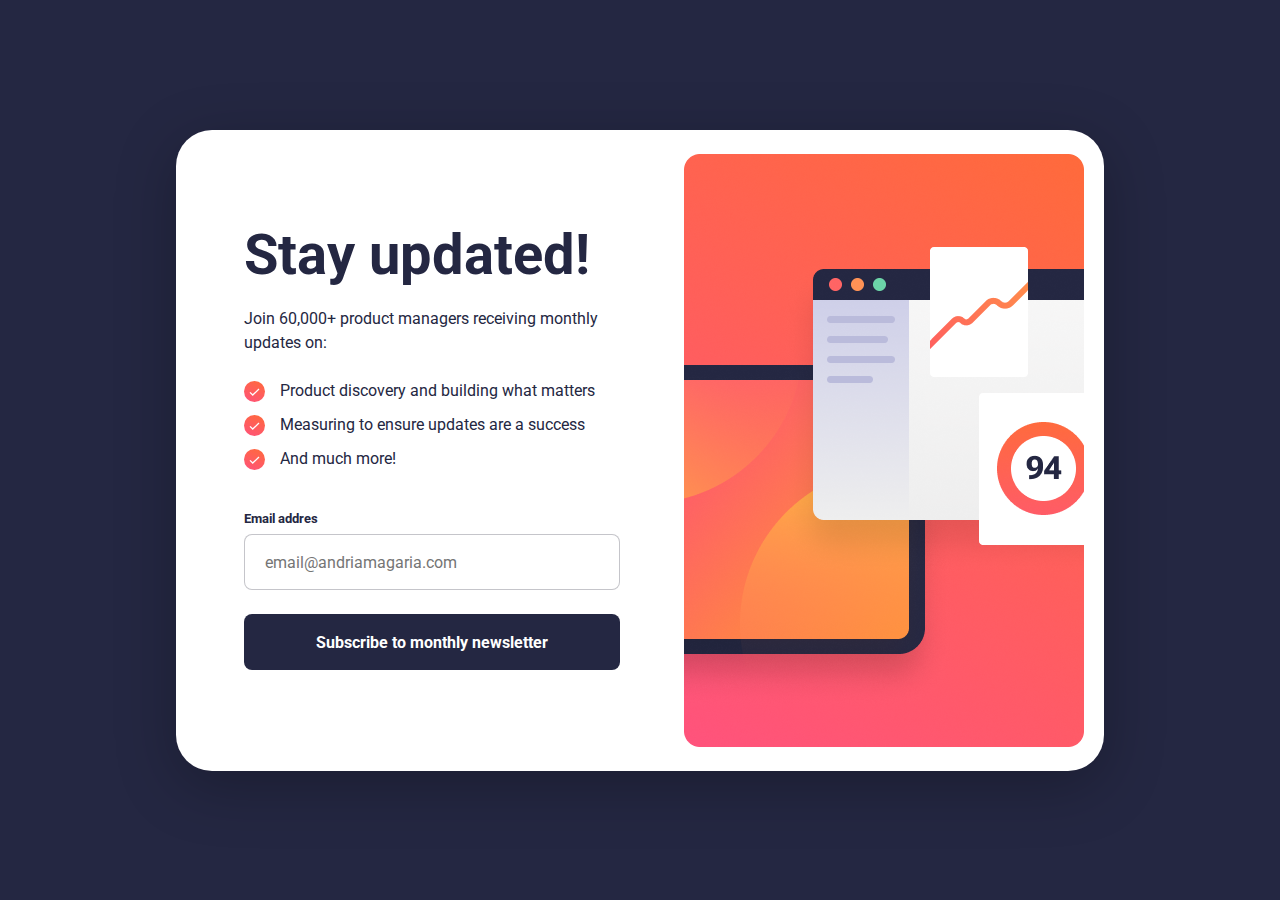
<file: index.html>
<!DOCTYPE html>
<html lang="en">
  <head>
    <meta charset="UTF-8" />
    <meta name="viewport" content="width=device-width, initial-scale=1.0" />
    <link rel="stylesheet" href="style.css" />
    <title>Document</title>
  </head>
  <body>
    <!-- მგონი ყველაფერი კარგია უბრალოდ ერორ ტექსტი ვერ დავსვი თავის ადგილას
     და ორშაბათს ვახოსთან გავივლი მაგ საკითხს  -->
    <div class="main-container">
      <div class="form-container">
        <h1 class="form-heading">Stay updated!</h1>
        <p class="form-paragraph">
          Join 60,000+ product managers receiving monthly updates on:
        </p>
        <div class="form-content">
          <div class="form-content-text">
            <div class="text-div">
              <img
                src="./images/check.svg"
                alt="check-icon"
                class="check-icon" />
              <p class="text-div-paragraph">
                Product discovery and building what matters
              </p>
            </div>
            <div class="text-div">
              <img
                src="./images/check.svg"
                alt="check-icon"
                class="check-icon" />
              <p class="text-div-paragraph">
                Measuring to ensure updates are a success
              </p>
            </div>
            <div class="text-div">
              <img
                src="./images/check.svg"
                alt="check-icon"
                class="check-icon" />
              <p class="text-div-paragraph">And much more!</p>
            </div>
          </div>

          <form>
            <div class="input-side">
              <input class="form-input"
              type="email"
              name="email"
              id="email"
              placeholder="email@andriamagaria.com"
              required />
              <label for="email" class="error-text">Valid email required</label>
              <!-- <div class="input-labels">
              </div>  -->
              <label for="email" class="default-label">Email addres</label>
              
            </div>
            <a href="./pages/scnd-page.html" class="subscribe-btn">Subscribe to monthly newsletter</a>
          </form>
        </div>
      </div>
      <div class="img-section"></div>
    </div>

    <script src="script.js"></script>
  </body>
</html>
</file>
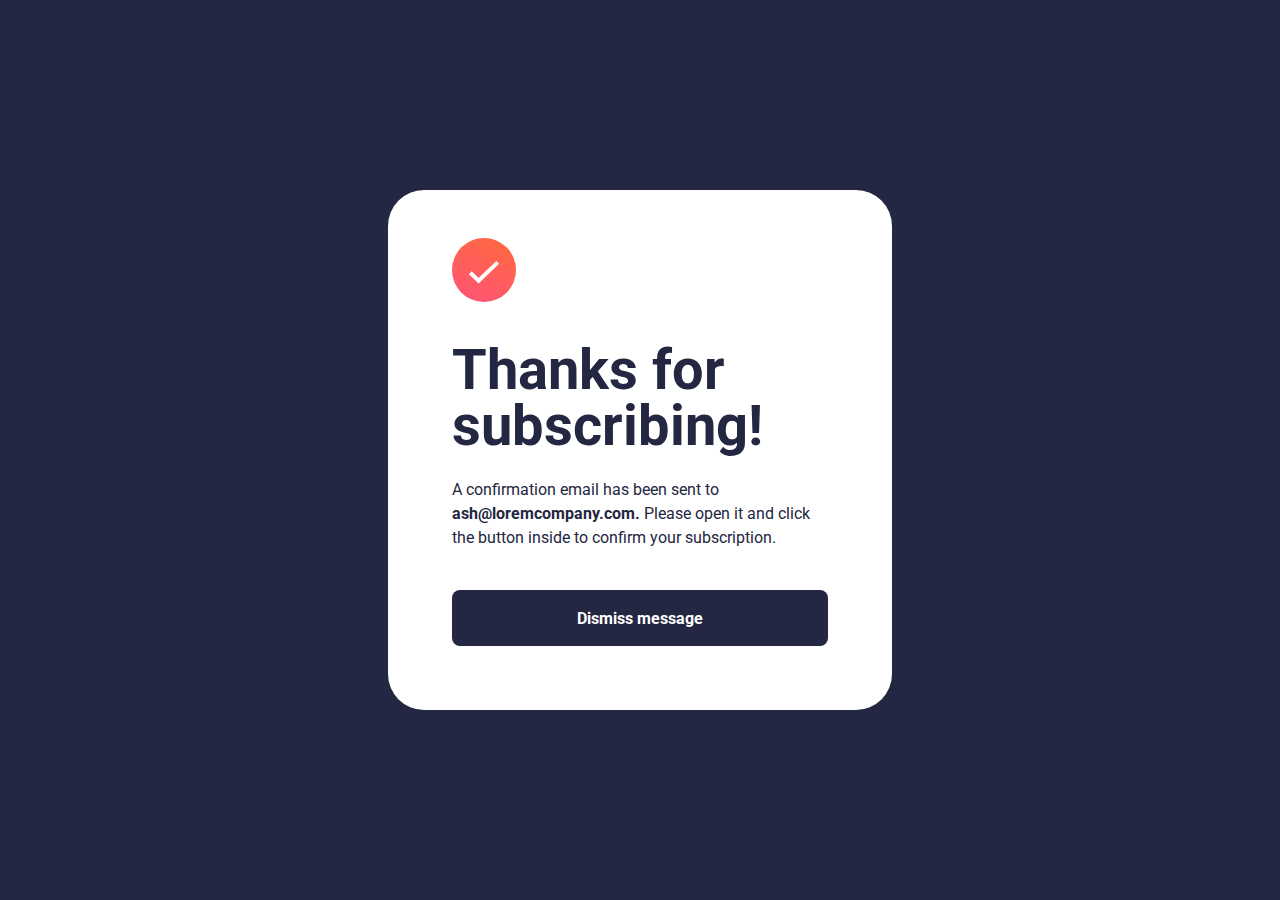
<file: pages/scnd-page.html>
<!DOCTYPE html>
<html lang="en">
  <head>
    <meta charset="UTF-8" />
    <meta name="viewport" content="width=device-width, initial-scale=1.0" />
    <link rel="stylesheet" href="../pages/scnd-page.css" />
    <title>Document</title>
  </head>
  <body>
    <div class="main-container">
      <div class="content">
        <div class="main-content">
          <img src="../images/check.svg" class="check-icon" />
          <div class="content-text">
            <h1 class="content-heading">Thanks for subscribing!</h1>
            <p class="content-paragraph">
              A confirmation email has been sent to
              <span>ash@loremcompany.com. </span> Please open it and click the
              button inside to confirm your subscription.
            </p>
          </div>
        </div>
        <a href="../index.html" class="dismiss-btn"> Dismiss message</a>
      </div>
    </div>
  </body>
</html>
</file>
<file: style.css>
@import url("https://fonts.googleapis.com/css2?family=Roboto:ital,wght@0,100;0,300;0,400;0,500;0,700;0,900;1,100;1,300;1,400;1,500;1,700;1,900&display=swap");
* {
  box-sizing: border-box;
  margin: 0;
  font-family: "Roboto", sans-serif;
  font-weight: 500;
  font-style: normal;
}
body {
  display: flex;
  justify-content: center;
  align-items: center;
  min-height: 100vh;
  background-color: #242742;
  overflow-x: hidden;
}
.main-container {
  width: 928px;
  min-height: 641px;
  background-color: white;
  border-radius: 36px;
  padding: 20px;
  box-shadow: 0px 15px 60px 0px rgba(0, 0, 0, 0.25);
  display: flex;
  align-items: center;
  justify-content: flex-end;
  gap: 64px;
}
.form-container {
  width: 376px;
  height: 446px;
  display: flex;
  flex-direction: column;
  gap: 24px;
}
.form-heading {
  color: #242742;
  font-size: 56px;
  font-weight: 700;
  line-height: 100%;
}
.form-paragraph,
.text-div-paragraph {
  color: #242742;
  font-size: 16px;
  font-weight: 400;
  line-height: 150%;
}
.form-content {
  display: flex;
  flex-direction: column;
  gap: 40px;
}
.form-content-text {
  display: flex;
  flex-direction: column;
  gap: 10px;
}
.text-div {
  display: flex;
  align-items: center;
  gap: 15px;
}
.check-icon {
  width: 21px;
  height: 21px;
}
form {
  width: 100%;
  height: auto;
  display: flex;
  flex-direction: column;
  gap: 24px;
}
.input-side {
  display: flex;
  flex-direction: column-reverse;
  gap: 8px;
}
.input-labels{
    width: 50%;
    display: inline-block;    
}
.default-label, .error-text {
  display: inline-block;
  color: #242742;
  font-size: 13px;
  font-weight: 700;
  width: 40%;
}
.error-text{
    color: red;
    display: none;
}
.form-input {
    width: 100%;
    height: 56px;
    padding-left: 20px;
    color: #242742;
    font-size: 16px;
    font-weight: 400;
    border: 1px solid rgba(25, 24, 43, 0.25);
    border-radius: 8px;
}
.subscribe-btn {
    width: 100%;
    height: 56px;
    display: flex;
    justify-content: center;
    align-items: center;
    text-decoration: none;
    border: none;
    border-radius: 8px;
    background-color: #242742;
    color: white;
    font-size: 16px;
    font-weight: 700;
    transition: all 0.5s ease-out;
}
.subscribe-btn:hover{
    box-shadow: 0px 16px 32px 0px rgba(255, 97, 85, 0.50);
    background-image: linear-gradient(#FF6A3A , #FF527B);
}
.form-input:focus{
    border: 2px solid #FF527B;
    outline: none;
    background-color: #ff60551c;
}
.form-input:focus::placeholder{
    color:#FF527B;
}
.form-input:focus + .error-text{
    display: inline-block;
}
.img-section{
    width: 400px;
    height: 593px;
    background-image: url(./images/image_1.png);
    background-size: cover;
}

/* RESPONSIVE */

@media (max-width: 950px) and (min-width: 375px){
   .main-container{
    flex-direction: column-reverse;
    width: 100%;
    height: auto;
    gap: 40px;
    padding: 0;
    border-radius: 0;
   }
   .img-section{
    width: 100%;
    height: 284px;
    background-color: #FF527B;
    background-size: cover;
    border-radius: 0;
    border-bottom-left-radius: 20px;
    border-bottom-right-radius: 20px;
   }
   .form-container{
    width: 327px;
    height: 478px;
    margin: 0 auto;
    margin-bottom: 40px;
   }
   .form-heading{
    font-size: 40px;
   }
}
</file>
<file: pages/scnd-page.css>
@import url("https://fonts.googleapis.com/css2?family=Roboto:ital,wght@0,100;0,300;0,400;0,500;0,700;0,900;1,100;1,300;1,400;1,500;1,700;1,900&display=swap");

* {
  box-sizing: border-box;
  margin: 0;
  font-family: "Roboto", sans-serif;
  font-weight: 300;
  font-style: normal;
}
body {
  display: flex;
  justify-content: center;
  align-items: center;
  min-height: 100vh;
  background-color: #242742;
  overflow-x: hidden;
}
.main-container {
  padding: 48px  64px 64px ;
  width: 504px;
  height: 520px;
  background-color: white;
  border-radius: 36px;
}
.main-content{
    display: flex;
    flex-direction: column;
    gap: 40px;
}
.content {
  width: 100%;
  display: flex;
  flex-direction: column;
  gap: 40px;
}
.check-icon {
  width: 64px;
  height: 64px;
}
.content-text {
  display: flex;
  flex-direction: column;
  gap: 24px;
}
.content-heading {
  color: #242742;
  font-size: 56px;
  font-weight: 700;
  line-height: 100%;
}
.content-paragraph {
  font-size: 16px;
  color: #242742;
  font-weight: 400;
  line-height: 150%;
}
.content-paragraph span {
  font-weight: 700;
}
.dismiss-btn {
  width: 100%;
  height: 56px;
  display: flex;
  justify-content: center;
  align-items: center;
  text-decoration: none;
  border: none;
  border-radius: 8px;
  background-color: #242742;
  color: white;
  font-size: 16px;
  font-weight: 700;
}
.dismiss-btn:hover{
    box-shadow: 0px 16px 32px 0px rgba(255, 97, 85, 0.50);
    background-image: linear-gradient(#FF6A3A , #FF527B);
}

/* RESPONSIVE */

@media(max-width: 555px) and (min-width: 375px){
    .main-container{
        width: 100%;
        height: auto;
        padding: 149px 0 24px;
        border-radius: 0;
    }
    .content{
        gap: 263px;
        width: 327px;
        margin: 0 auto;
    }
    .content-heading{
        font-size: 40px;
    }
}
</file>
